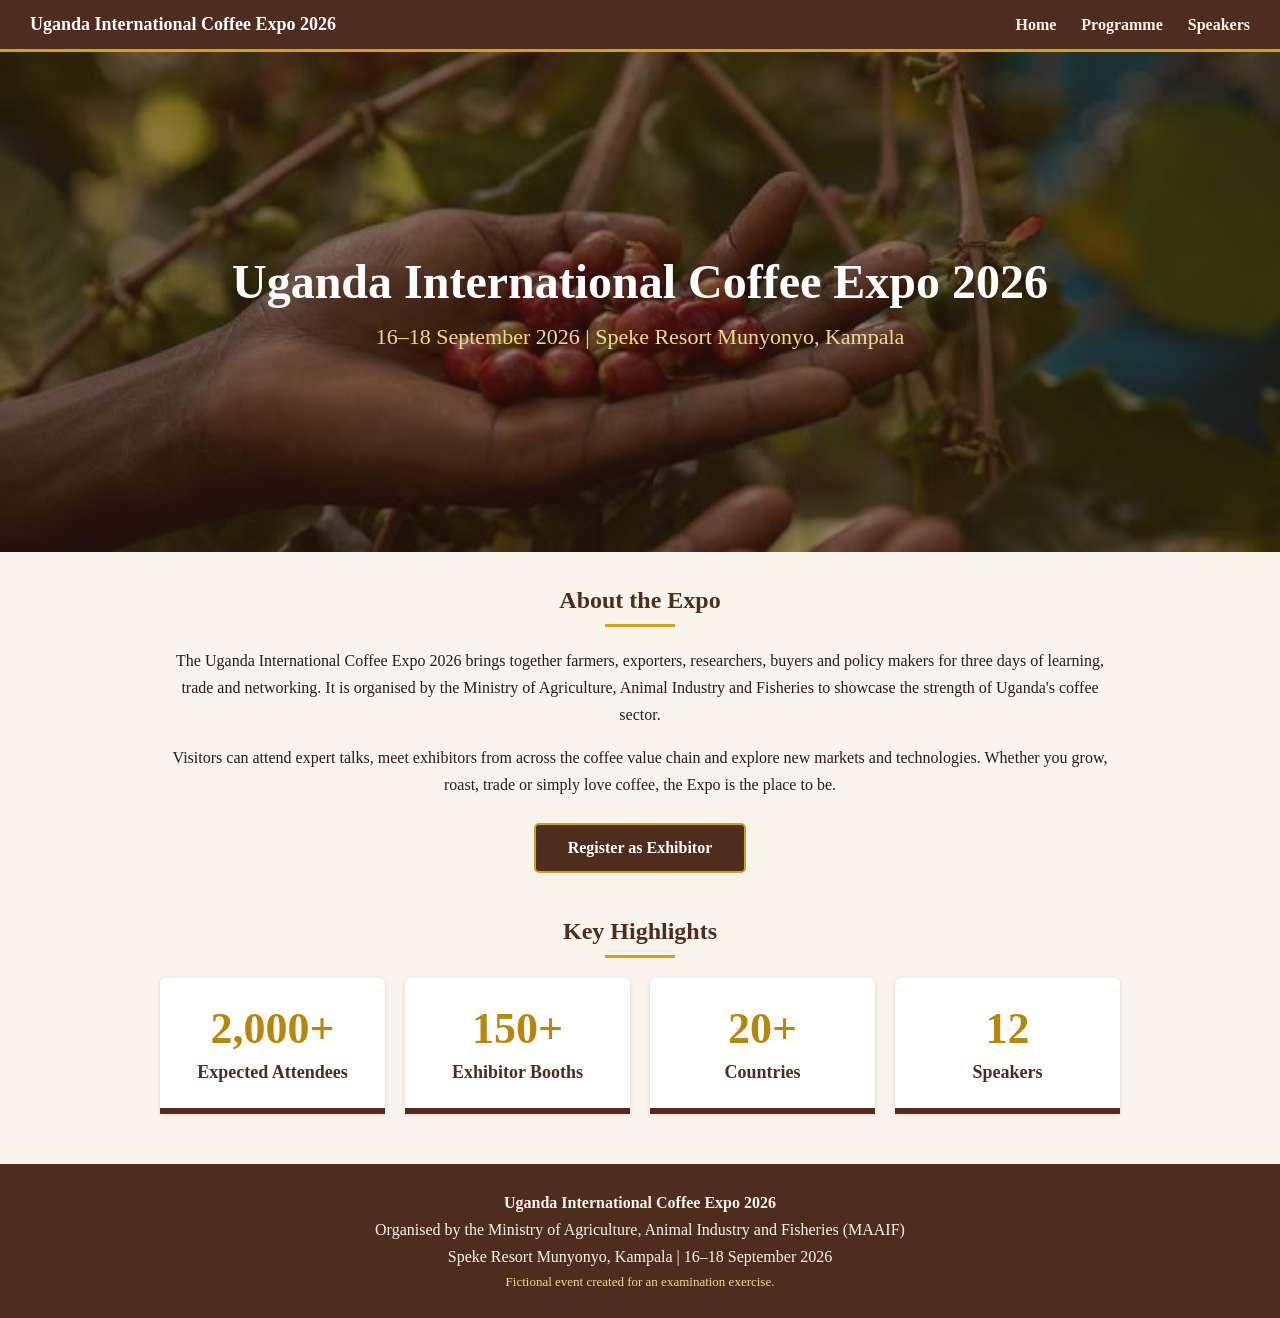
<file: index.html>
<!DOCTYPE html>
<html lang="en">

<head>
    <meta charset="UTF-8">
    <meta name="viewport" content="width=device-width, initial-scale=1.0">
    <title>Uganda International Coffee Expo 2026 | Home</title>
    <link rel="stylesheet" href="expo.css">
</head>

<body>

    <nav class="navbar">
        <span class="brand">Uganda International Coffee Expo 2026</span>
        <ul>
            <li><a href="index.html">Home</a></li>
            <li><a href="programme.html">Programme</a></li>
            <li><a href="speakers.html">Speakers</a></li>
        </ul>
    </nav>

    <header class="hero">
        <img src="expo-banner.jpg" alt="Coffee cherries on a branch at a Ugandan coffee farm">
        <div class="hero-text">
            <h1>Uganda International Coffee Expo 2026</h1>
            <h2>16&ndash;18 September 2026 | Speke Resort Munyonyo, Kampala</h2>
        </div>
    </header>

    <main>
        <section class="overview">
            <h2>About the Expo</h2>
            <p>The Uganda International Coffee Expo 2026 brings together farmers, exporters, researchers, buyers and policy makers for three days of learning, trade and networking. It is organised by the Ministry of Agriculture, Animal Industry and Fisheries
                to showcase the strength of Uganda's coffee sector.</p>
            <p>Visitors can attend expert talks, meet exhibitors from across the coffee value chain and explore new markets and technologies. Whether you grow, roast, trade or simply love coffee, the Expo is the place to be.</p>
            <a class="btn" href="exhibitors.html">Register as Exhibitor</a>
        </section>

        <section class="highlights">
            <h2>Key Highlights</h2>
            <div class="card-row">
                <article class="info-card">
                    <p class="big-number">2,000+</p>
                    <h3>Expected Attendees</h3>
                </article>
                <article class="info-card">
                    <p class="big-number">150+</p>
                    <h3>Exhibitor Booths</h3>
                </article>
                <article class="info-card">
                    <p class="big-number">20+</p>
                    <h3>Countries</h3>
                </article>
                <article class="info-card">
                    <p class="big-number">12</p>
                    <h3>Speakers</h3>
                </article>
            </div>
        </section>
    </main>

    <footer class="site-footer">
        <p><strong>Uganda International Coffee Expo 2026</strong></p>
        <p>Organised by the Ministry of Agriculture, Animal Industry and Fisheries (MAAIF)</p>
        <p>Speke Resort Munyonyo, Kampala | 16&ndash;18 September 2026</p>
        <p class="fiction">Fictional event created for an examination exercise.</p>
    </footer>

</body>

</html>
</file>
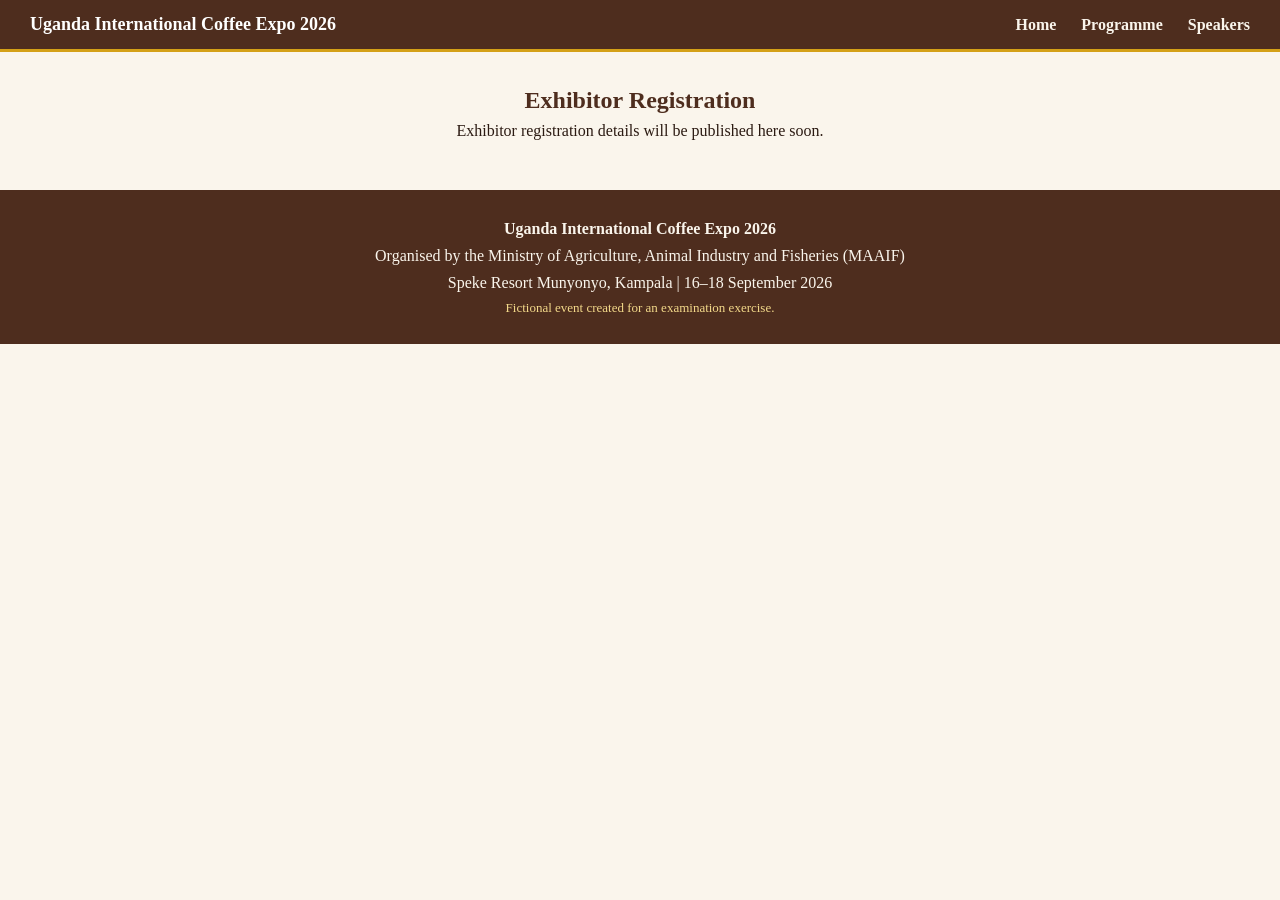
<file: exhibitors.html>
<!DOCTYPE html>
<html lang="en">

<head>
    <meta charset="UTF-8">
    <meta name="viewport" content="width=device-width, initial-scale=1.0">
    <title>Exhibitors | Uganda International Coffee Expo 2026</title>
    <link rel="stylesheet" href="expo.css">
</head>

<body>

    <nav class="navbar">
        <span class="brand">Uganda International Coffee Expo 2026</span>
        <ul>
            <li><a href="index.html">Home</a></li>
            <li><a href="programme.html">Programme</a></li>
            <li><a href="speakers.html">Speakers</a></li>
        </ul>
    </nav>

    <main>
        <section class="page-title">
            <h1>Exhibitor Registration</h1>
            <p>Exhibitor registration details will be published here soon.</p>
        </section>
    </main>

    <footer class="site-footer">
        <p><strong>Uganda International Coffee Expo 2026</strong></p>
        <p>Organised by the Ministry of Agriculture, Animal Industry and Fisheries (MAAIF)</p>
        <p>Speke Resort Munyonyo, Kampala | 16&ndash;18 September 2026</p>
        <p class="fiction">Fictional event created for an examination exercise.</p>
    </footer>

</body>

</html>
</file>
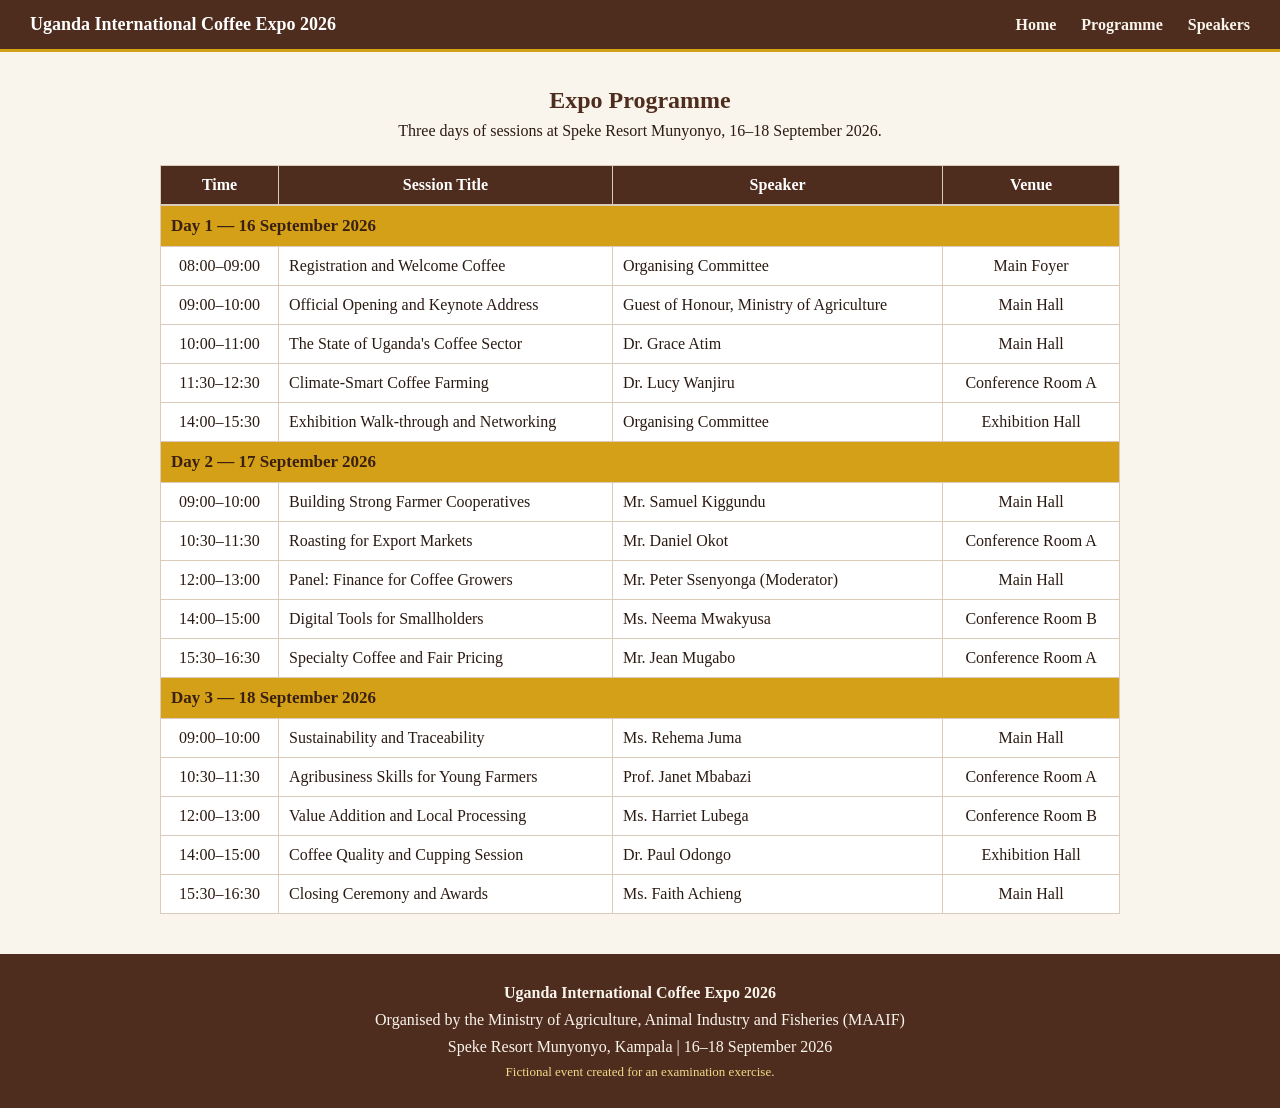
<file: programme.html>
<!DOCTYPE html>
<html lang="en">

<head>
    <meta charset="UTF-8">
    <meta name="viewport" content="width=device-width, initial-scale=1.0">
    <title>Programme | Uganda International Coffee Expo 2026</title>
    <link rel="stylesheet" href="expo.css">
</head>

<body>

    <nav class="navbar">
        <span class="brand">Uganda International Coffee Expo 2026</span>
        <ul>
            <li><a href="index.html">Home</a></li>
            <li><a href="programme.html">Programme</a></li>
            <li><a href="speakers.html">Speakers</a></li>
        </ul>
    </nav>

    <main>
        <section class="page-title">
            <h1>Expo Programme</h1>
            <p>Three days of sessions at Speke Resort Munyonyo, 16&ndash;18 September 2026.</p>
        </section>

        <div class="table-wrap">
            <table class="data-table schedule">
                <caption class="sr-only">Expo programme for 16 to 18 September 2026</caption>
                <thead>
                    <tr>
                        <th scope="col">Time</th>
                        <th scope="col">Session Title</th>
                        <th scope="col">Speaker</th>
                        <th scope="col">Venue</th>
                    </tr>
                </thead>
                <tbody>
                    <tr>
                        <th colspan="4" class="day-header">Day 1 &mdash; 16 September 2026</th>
                    </tr>
                    <tr>
                        <td>08:00&ndash;09:00</td>
                        <td class="left">Registration and Welcome Coffee</td>
                        <td class="left">Organising Committee</td>
                        <td>Main Foyer</td>
                    </tr>
                    <tr>
                        <td>09:00&ndash;10:00</td>
                        <td class="left">Official Opening and Keynote Address</td>
                        <td class="left">Guest of Honour, Ministry of Agriculture</td>
                        <td>Main Hall</td>
                    </tr>
                    <tr>
                        <td>10:00&ndash;11:00</td>
                        <td class="left">The State of Uganda's Coffee Sector</td>
                        <td class="left">Dr. Grace Atim</td>
                        <td>Main Hall</td>
                    </tr>
                    <tr>
                        <td>11:30&ndash;12:30</td>
                        <td class="left">Climate-Smart Coffee Farming</td>
                        <td class="left">Dr. Lucy Wanjiru</td>
                        <td>Conference Room A</td>
                    </tr>
                    <tr>
                        <td>14:00&ndash;15:30</td>
                        <td class="left">Exhibition Walk-through and Networking</td>
                        <td class="left">Organising Committee</td>
                        <td>Exhibition Hall</td>
                    </tr>
                    <tr>
                        <th colspan="4" class="day-header">Day 2 &mdash; 17 September 2026</th>
                    </tr>
                    <tr>
                        <td>09:00&ndash;10:00</td>
                        <td class="left">Building Strong Farmer Cooperatives</td>
                        <td class="left">Mr. Samuel Kiggundu</td>
                        <td>Main Hall</td>
                    </tr>
                    <tr>
                        <td>10:30&ndash;11:30</td>
                        <td class="left">Roasting for Export Markets</td>
                        <td class="left">Mr. Daniel Okot</td>
                        <td>Conference Room A</td>
                    </tr>
                    <tr>
                        <td>12:00&ndash;13:00</td>
                        <td class="left">Panel: Finance for Coffee Growers</td>
                        <td class="left">Mr. Peter Ssenyonga (Moderator)</td>
                        <td>Main Hall</td>
                    </tr>
                    <tr>
                        <td>14:00&ndash;15:00</td>
                        <td class="left">Digital Tools for Smallholders</td>
                        <td class="left">Ms. Neema Mwakyusa</td>
                        <td>Conference Room B</td>
                    </tr>
                    <tr>
                        <td>15:30&ndash;16:30</td>
                        <td class="left">Specialty Coffee and Fair Pricing</td>
                        <td class="left">Mr. Jean Mugabo</td>
                        <td>Conference Room A</td>
                    </tr>
                    <tr>
                        <th colspan="4" class="day-header">Day 3 &mdash; 18 September 2026</th>
                    </tr>
                    <tr>
                        <td>09:00&ndash;10:00</td>
                        <td class="left">Sustainability and Traceability</td>
                        <td class="left">Ms. Rehema Juma</td>
                        <td>Main Hall</td>
                    </tr>
                    <tr>
                        <td>10:30&ndash;11:30</td>
                        <td class="left">Agribusiness Skills for Young Farmers</td>
                        <td class="left">Prof. Janet Mbabazi</td>
                        <td>Conference Room A</td>
                    </tr>
                    <tr>
                        <td>12:00&ndash;13:00</td>
                        <td class="left">Value Addition and Local Processing</td>
                        <td class="left">Ms. Harriet Lubega</td>
                        <td>Conference Room B</td>
                    </tr>
                    <tr>
                        <td>14:00&ndash;15:00</td>
                        <td class="left">Coffee Quality and Cupping Session</td>
                        <td class="left">Dr. Paul Odongo</td>
                        <td>Exhibition Hall</td>
                    </tr>
                    <tr>
                        <td>15:30&ndash;16:30</td>
                        <td class="left">Closing Ceremony and Awards</td>
                        <td class="left">Ms. Faith Achieng</td>
                        <td>Main Hall</td>
                    </tr>
                </tbody>
            </table>
        </div>
    </main>

    <footer class="site-footer">
        <p><strong>Uganda International Coffee Expo 2026</strong></p>
        <p>Organised by the Ministry of Agriculture, Animal Industry and Fisheries (MAAIF)</p>
        <p>Speke Resort Munyonyo, Kampala | 16&ndash;18 September 2026</p>
        <p class="fiction">Fictional event created for an examination exercise.</p>
    </footer>

</body>

</html>
</file>
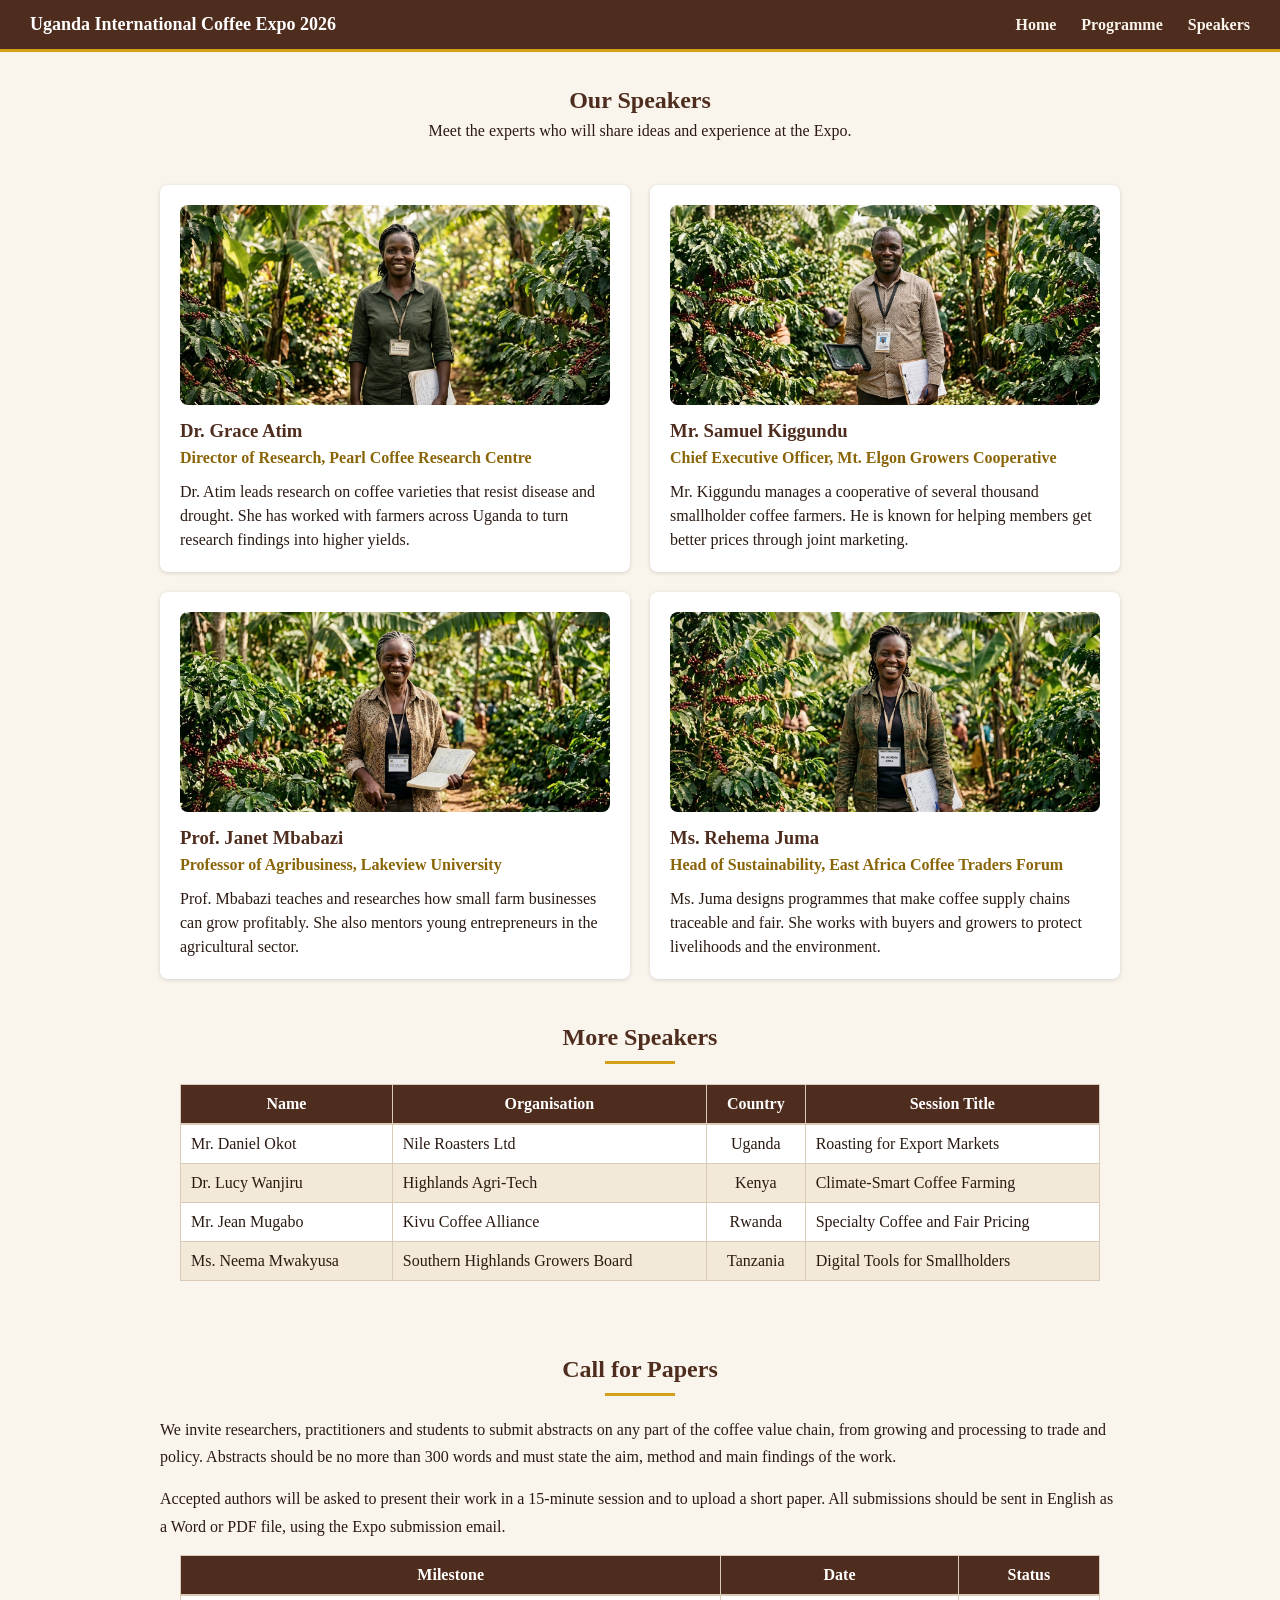
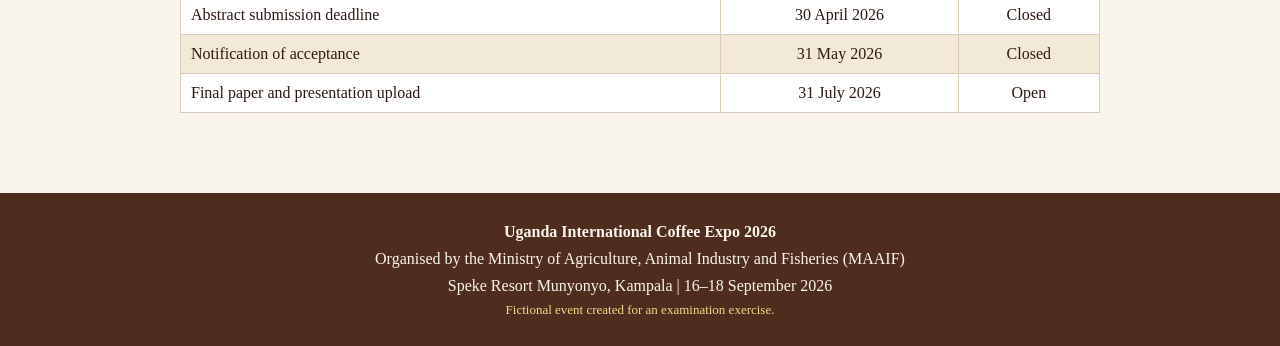
<file: speakers.html>
<!DOCTYPE html>
<html lang="en">

<head>
    <meta charset="UTF-8">
    <meta name="viewport" content="width=device-width, initial-scale=1.0">
    <title>Speakers | Uganda International Coffee Expo 2026</title>
    <link rel="stylesheet" href="expo.css">
</head>

<body>

    <nav class="navbar">
        <span class="brand">Uganda International Coffee Expo 2026</span>
        <ul>
            <li><a href="index.html">Home</a></li>
            <li><a href="programme.html">Programme</a></li>
            <li><a href="speakers.html">Speakers</a></li>
        </ul>
    </nav>

    <main>
        <section class="page-title">
            <h1>Our Speakers</h1>
            <p>Meet the experts who will share ideas and experience at the Expo.</p>
        </section>

        <section class="speakers">
            <div class="card-row speaker-row">
                <article class="speaker-card">
                    <img src="speaker-1.jpg" alt="Portrait placeholder of Dr. Grace Atim">
                    <h3>Dr. Grace Atim</h3>
                    <p class="role">Director of Research, Pearl Coffee Research Centre</p>
                    <p>Dr. Atim leads research on coffee varieties that resist disease and drought. She has worked with farmers across Uganda to turn research findings into higher yields.</p>
                </article>
                <article class="speaker-card">
                    <img src="speaker-2.jpg" alt="Portrait placeholder of Mr. Samuel Kiggundu">
                    <h3>Mr. Samuel Kiggundu</h3>
                    <p class="role">Chief Executive Officer, Mt. Elgon Growers Cooperative</p>
                    <p>Mr. Kiggundu manages a cooperative of several thousand smallholder coffee farmers. He is known for helping members get better prices through joint marketing.</p>
                </article>
                <article class="speaker-card">
                    <img src="speaker-3.jpg" alt="Portrait placeholder of Prof. Janet Mbabazi">
                    <h3>Prof. Janet Mbabazi</h3>
                    <p class="role">Professor of Agribusiness, Lakeview University</p>
                    <p>Prof. Mbabazi teaches and researches how small farm businesses can grow profitably. She also mentors young entrepreneurs in the agricultural sector.</p>
                </article>
                <article class="speaker-card">
                    <img src="speaker-4.jpg" alt="Portrait placeholder of Ms. Rehema Juma">
                    <h3>Ms. Rehema Juma</h3>
                    <p class="role">Head of Sustainability, East Africa Coffee Traders Forum</p>
                    <p>Ms. Juma designs programmes that make coffee supply chains traceable and fair. She works with buyers and growers to protect livelihoods and the environment.</p>
                </article>
            </div>
        </section>

        <section class="more-speakers">
            <h2>More Speakers</h2>
            <div class="table-wrap">
                <table class="data-table striped">
                    <caption class="sr-only">Additional speakers</caption>
                    <thead>
                        <tr>
                            <th scope="col">Name</th>
                            <th scope="col">Organisation</th>
                            <th scope="col">Country</th>
                            <th scope="col">Session Title</th>
                        </tr>
                    </thead>
                    <tbody>
                        <tr>
                            <td class="left">Mr. Daniel Okot</td>
                            <td class="left">Nile Roasters Ltd</td>
                            <td>Uganda</td>
                            <td class="left">Roasting for Export Markets</td>
                        </tr>
                        <tr>
                            <td class="left">Dr. Lucy Wanjiru</td>
                            <td class="left">Highlands Agri-Tech</td>
                            <td>Kenya</td>
                            <td class="left">Climate-Smart Coffee Farming</td>
                        </tr>
                        <tr>
                            <td class="left">Mr. Jean Mugabo</td>
                            <td class="left">Kivu Coffee Alliance</td>
                            <td>Rwanda</td>
                            <td class="left">Specialty Coffee and Fair Pricing</td>
                        </tr>
                        <tr>
                            <td class="left">Ms. Neema Mwakyusa</td>
                            <td class="left">Southern Highlands Growers Board</td>
                            <td>Tanzania</td>
                            <td class="left">Digital Tools for Smallholders</td>
                        </tr>
                    </tbody>
                </table>
            </div>
        </section>

        <section class="cfp">
            <h2>Call for Papers</h2>
            <p>We invite researchers, practitioners and students to submit abstracts on any part of the coffee value chain, from growing and processing to trade and policy. Abstracts should be no more than 300 words and must state the aim, method and main
                findings of the work.</p>
            <p>Accepted authors will be asked to present their work in a 15-minute session and to upload a short paper. All submissions should be sent in English as a Word or PDF file, using the Expo submission email.</p>

            <div class="table-wrap">
                <table class="data-table striped">
                    <caption class="sr-only">Key dates for paper submissions</caption>
                    <thead>
                        <tr>
                            <th scope="col">Milestone</th>
                            <th scope="col">Date</th>
                            <th scope="col">Status</th>
                        </tr>
                    </thead>
                    <tbody>
                        <tr>
                            <td class="left">Abstract submission deadline</td>
                            <td>30 April 2026</td>
                            <td>Closed</td>
                        </tr>
                        <tr>
                            <td class="left">Notification of acceptance</td>
                            <td>31 May 2026</td>
                            <td>Closed</td>
                        </tr>
                        <tr>
                            <td class="left">Final paper and presentation upload</td>
                            <td>31 July 2026</td>
                            <td>Open</td>
                        </tr>
                    </tbody>
                </table>
            </div>
        </section>
    </main>

    <footer class="site-footer">
        <p><strong>Uganda International Coffee Expo 2026</strong></p>
        <p>Organised by the Ministry of Agriculture, Animal Industry and Fisheries (MAAIF)</p>
        <p>Speke Resort Munyonyo, Kampala | 16&ndash;18 September 2026</p>
        <p class="fiction">Fictional event created for an examination exercise.</p>
    </footer>

</body>

</html>
</file>
<file: expo.css>
/*  Reset & base  */

* {
    margin: 0;
    padding: 0;
    box-sizing: border-box;
}

body {
    font-family: Georgia, "Times New Roman", serif;
    color: #2b1a12;
    background-color: #faf5ec;
}

.sr-only {
    position: absolute;
    width: 1px;
    height: 1px;
    overflow: hidden;
    clip: rect(0, 0, 0, 0);
    white-space: nowrap;
}


/* Navbar  */

.navbar {
    background-color: #4E2D1E;
    display: flex;
    justify-content: space-between;
    align-items: center;
    flex-wrap: wrap;
    gap: 10px;
    padding: 14px 30px;
    border-bottom: 3px solid #D4A017;
}

.brand {
    color: #ffffff;
    font-weight: bold;
    font-size: 18px;
}

.navbar ul {
    list-style: none;
    display: flex;
    gap: 25px;
}

.navbar a {
    color: #faf5ec;
    text-decoration: none;
    font-weight: bold;
}

.navbar a:hover {
    color: #D4A017;
}


/* Hero  */

.hero {
    position: relative;
    height: 500px;
    overflow: hidden;
}

.hero img {
    display: block;
    width: 100%;
    height: 500px;
    object-fit: cover;
}

.hero::before {
    content: "";
    position: absolute;
    top: 0;
    left: 0;
    width: 100%;
    height: 100%;
    background-color: rgba(50, 25, 15, 0.55);
}

.hero-text {
    position: absolute;
    top: 50%;
    left: 50%;
    transform: translate(-50%, -50%);
    width: 90%;
    text-align: center;
    color: #ffffff;
}

.hero-text h1 {
    font-size: 48px;
    line-height: 1.15;
    margin-bottom: 15px;
}

.hero-text h2 {
    font-size: 22px;
    font-weight: normal;
    color: #f3d98a;
}


/* ===== Sections ===== */

.overview,
.highlights,
.page-title,
.speakers,
.more-speakers,
.cfp {
    max-width: 1000px;
    margin: 0 auto;
    padding: 35px 20px 10px 20px;
}

.overview {
    text-align: center;
}

.overview h2,
.highlights h2,
.more-speakers h2,
.cfp h2 {
    color: #4E2D1E;
    text-align: center;
    margin-bottom: 20px;
}

.overview h2::after,
.highlights h2::after,
.more-speakers h2::after,
.cfp h2::after {
    content: "";
    display: block;
    width: 70px;
    height: 3px;
    background-color: #D4A017;
    margin: 10px auto 0 auto;
}

.overview p,
.cfp p {
    line-height: 1.7;
    margin-bottom: 15px;
}

.page-title {
    text-align: center;
}

.page-title h1 {
    color: #4E2D1E;
    margin-bottom: 8px;
}


/*  Button  */

.btn {
    display: inline-block;
    margin-top: 10px;
    background-color: #4E2D1E;
    color: #ffffff;
    text-decoration: none;
    font-weight: bold;
    padding: 14px 32px;
    border-radius: 5px;
    border: 2px solid #D4A017;
}

.btn:hover {
    background-color: #D4A017;
    color: #4E2D1E;
}


/*  Flexbox cards  */

.card-row {
    display: flex;
    flex-wrap: wrap;
    gap: 20px;
}

.info-card {
    flex: 1 1 200px;
    background-color: #ffffff;
    border-bottom: 6px solid #4E2D1E;
    border-radius: 6px 6px 0 0;
    padding: 25px 15px;
    text-align: center;
    box-shadow: 0 1px 4px rgba(0, 0, 0, 0.15);
}

.big-number {
    color: #B8860B;
    font-size: 44px;
    font-weight: bold;
    margin-bottom: 8px;
}

.info-card h3 {
    color: #4E2D1E;
    font-size: 18px;
}


/* Speaker cards: 2 per row */

.speaker-card {
    flex: 0 0 calc(50% - 10px);
    background-color: #ffffff;
    border-radius: 8px;
    padding: 20px;
    box-shadow: 0 1px 4px rgba(0, 0, 0, 0.15);
}

.speaker-card img {
    display: block;
    width: 100%;
    height: 200px;
    object-fit: cover;
    border-radius: 8px;
    margin-bottom: 15px;
}

.speaker-card h3 {
    color: #4E2D1E;
    margin-bottom: 4px;
}

.speaker-card .role {
    color: #8a6508;
    font-weight: bold;
    margin-bottom: 10px;
}

.speaker-card p {
    line-height: 1.5;
}


/*  Tables  */

.table-wrap {
    max-width: 1000px;
    margin: 15px auto 30px auto;
    padding: 0 20px;
    overflow-x: auto;
}

.data-table {
    width: 100%;
    border-collapse: collapse;
    background-color: #ffffff;
}

.data-table th,
.data-table td {
    border: 1px solid #d9cbb8;
    padding: 10px;
    text-align: center;
}

.data-table td.left {
    text-align: left;
}

.data-table thead th {
    background-color: #4E2D1E;
    color: #ffffff;
}


/* Full-width day header rows (colspan) */

.data-table th.day-header {
    background-color: #D4A017;
    color: #3a2012;
    text-align: left;
    font-size: 17px;
}

.striped tbody tr:nth-child(odd) {
    background-color: #ffffff;
}

.striped tbody tr:nth-child(even) {
    background-color: #f3e9d9;
}


/*  Footer  */

.site-footer {
    background-color: #4E2D1E;
    color: #faf5ec;
    text-align: center;
    padding: 25px 15px;
    line-height: 1.7;
    margin-top: 40px;
}

.site-footer .fiction {
    font-size: 13px;
    color: #f3d98a;
}


/* Small screens  */

@media (max-width: 700px) {
    .hero-text h1 {
        font-size: 30px;
    }
    .hero-text h2 {
        font-size: 16px;
    }
    .speaker-card {
        flex: 0 0 100%;
    }
    .navbar {
        padding: 12px 15px;
    }
}
</file>
